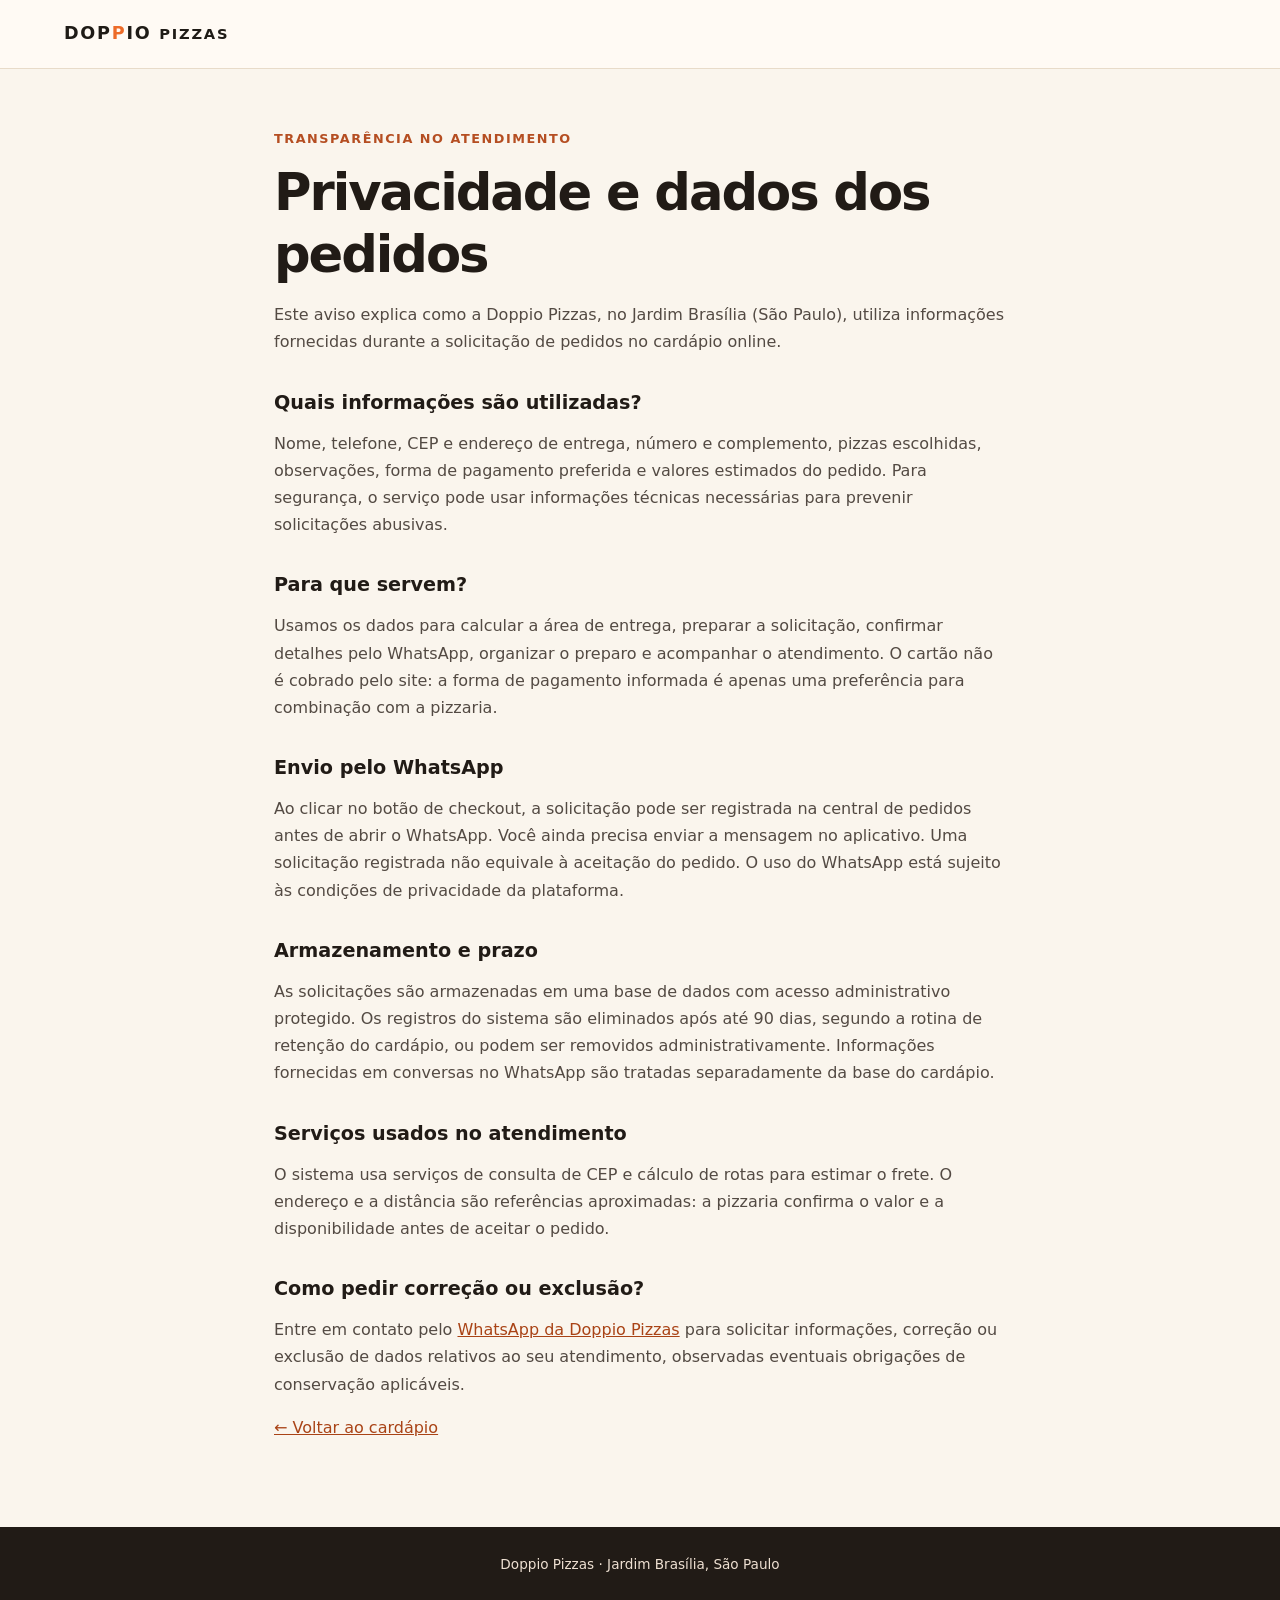
<file: public/privacidade.html>
<!doctype html>
<html lang="pt-BR">
<head>
<meta charset="utf-8"><meta name="viewport" content="width=device-width,initial-scale=1">
<meta name="robots" content="index,follow">
<meta name="description" content="Entenda como a Doppio Pizzas utiliza dados pessoais para atendimento de pedidos.">
<meta name="theme-color" content="#191715">
<title>Privacidade e dados de pedidos | Doppio Pizzas</title>
<style>
:root{color-scheme:light}*{box-sizing:border-box}body{margin:0;color:#211b16;background:#faf5ed;font:16px/1.7 system-ui,-apple-system,"Segoe UI",Arial,sans-serif}a{color:#a94316}a:focus-visible{outline:3px solid #ec6a25;outline-offset:3px}header{padding:19px clamp(20px,5vw,64px);border-bottom:1px solid #e8dbc9;background:#fffaf4}header a{font-weight:900;color:#1f1b16;text-decoration:none;font-size:1.1rem;letter-spacing:.1em}header span{color:#ed6b28}main{max-width:780px;margin:0 auto;padding:46px 24px 70px}h1,h2{line-height:1.2}h1{font-size:clamp(2rem,6vw,3.2rem);letter-spacing:-.04em;margin:0 0 15px}h2{font-size:1.2rem;margin-top:35px}p,li{color:#534a43}ul{padding-left:22px}.tag{color:#b54e22;text-transform:uppercase;font-weight:850;font-size:.8rem;letter-spacing:.12em}footer{text-align:center;background:#211b16;color:#eee0d2;padding:26px 20px;font-size:.85rem}
</style>
</head>
<body>
<header><a href="/">DOP<span>P</span>IO <small>PIZZAS</small></a></header>
<main>
<p class="tag">Transparência no atendimento</p>
<h1>Privacidade e dados dos pedidos</h1>
<p>Este aviso explica como a Doppio Pizzas, no Jardim Brasília (São Paulo), utiliza informações fornecidas durante a solicitação de pedidos no cardápio online.</p>
<h2>Quais informações são utilizadas?</h2>
<p>Nome, telefone, CEP e endereço de entrega, número e complemento, pizzas escolhidas, observações, forma de pagamento preferida e valores estimados do pedido. Para segurança, o serviço pode usar informações técnicas necessárias para prevenir solicitações abusivas.</p>
<h2>Para que servem?</h2>
<p>Usamos os dados para calcular a área de entrega, preparar a solicitação, confirmar detalhes pelo WhatsApp, organizar o preparo e acompanhar o atendimento. O cartão não é cobrado pelo site: a forma de pagamento informada é apenas uma preferência para combinação com a pizzaria.</p>
<h2>Envio pelo WhatsApp</h2>
<p>Ao clicar no botão de checkout, a solicitação pode ser registrada na central de pedidos antes de abrir o WhatsApp. Você ainda precisa enviar a mensagem no aplicativo. Uma solicitação registrada não equivale à aceitação do pedido. O uso do WhatsApp está sujeito às condições de privacidade da plataforma.</p>
<h2>Armazenamento e prazo</h2>
<p>As solicitações são armazenadas em uma base de dados com acesso administrativo protegido. Os registros do sistema são eliminados após até 90 dias, segundo a rotina de retenção do cardápio, ou podem ser removidos administrativamente. Informações fornecidas em conversas no WhatsApp são tratadas separadamente da base do cardápio.</p>
<h2>Serviços usados no atendimento</h2>
<p>O sistema usa serviços de consulta de CEP e cálculo de rotas para estimar o frete. O endereço e a distância são referências aproximadas: a pizzaria confirma o valor e a disponibilidade antes de aceitar o pedido.</p>
<h2>Como pedir correção ou exclusão?</h2>
<p>Entre em contato pelo <a href="https://wa.me/5511959315869" target="_blank" rel="noopener noreferrer">WhatsApp da Doppio Pizzas</a> para solicitar informações, correção ou exclusão de dados relativos ao seu atendimento, observadas eventuais obrigações de conservação aplicáveis.</p>
<p><a href="/">← Voltar ao cardápio</a></p>
</main>
<footer>Doppio Pizzas · Jardim Brasília, São Paulo</footer>
</body></html>
</file>
